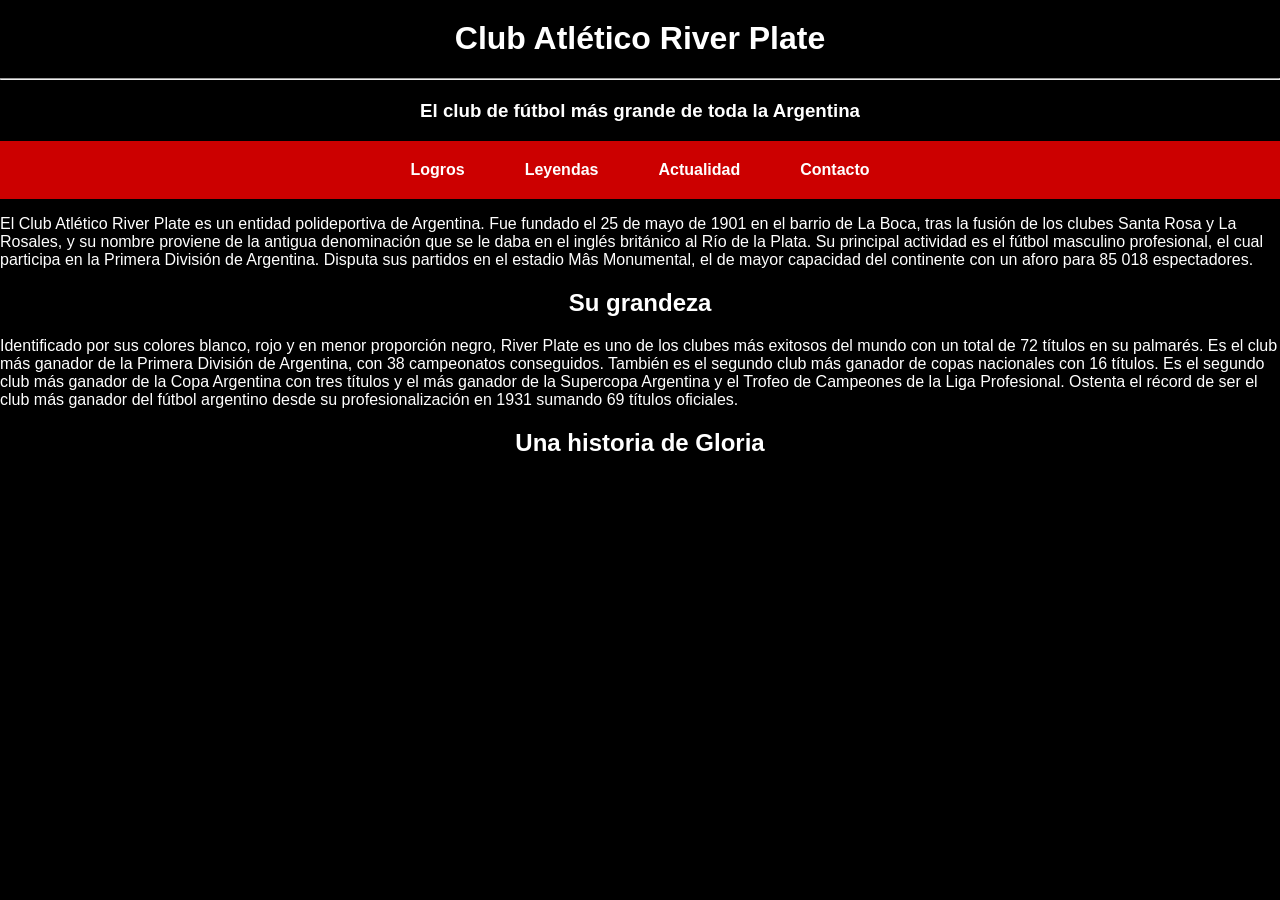
<file: index.html>
<!DOCTYPE html>
<html lang="es">
<head>
    <meta charset="UTF-8">
    <title>Historia River</title>
    <link rel="stylesheet" href="index.css">
</head>
<body>

    <header>
        <div class="titulo">
            <h1>Club Atlético River Plate</h1>
            <hr>
            <h3>El club de fútbol más grande de toda la Argentina</h3>
        </div>
    </header>

    <nav>
    <ul class="menu">
        <li><a href="logros.html">Logros</a></li>

        <li class="dropdown">
            <a href="#" class="dropbtn">Leyendas</a>
            <ul class="dropdown-content">
                <li><a href="epocad.html">La Maquina y la gloria (1930–1950)</a></li>
                <li><a href="clasica.html">Galera y Baston (1950–1970)</a></li>
                <li><a href="renacimiento.html">Renacimiento Internacional (1980–1990)</a></li>
                <li><a href="xxi.html">Nuevo Milenio (2000–2014)</a></li>
                <li><a href="era.g.html">Gallardo y la Era Dorada (2014–Actualidad)</a></li>
            </ul>
        </li>

        <li><a href="actualidad.html">Actualidad</a></li>
        <li><a href="contacto.html">Contacto</a></li>
    </ul>
</nav>


    <p>
        El Club Atlético River Plate es un entidad polideportiva de Argentina. Fue fundado el 25 de mayo de 1901
        en el barrio de La Boca, tras la fusión de los clubes Santa Rosa y La Rosales, y su nombre proviene de la
        antigua denominación que se le daba en el inglés británico al Río de la Plata. Su principal actividad es el
        fútbol masculino profesional, el cual participa en la Primera División de Argentina. Disputa sus partidos en
        el estadio Mâs Monumental, el de mayor capacidad del continente con un aforo para 85 018 espectadores.
    </p>

    <h2>Su grandeza</h2>

    <p>
        Identificado por sus colores blanco, rojo y en menor proporción negro, River Plate es uno de los clubes más
        exitosos del mundo con un total de 72 títulos en su palmarés. Es el club más ganador de la Primera División
        de Argentina, con 38 campeonatos conseguidos. También es el segundo club más ganador de copas nacionales
        con 16 títulos. Es el segundo club más ganador de la Copa Argentina con tres títulos y el más ganador de la
        Supercopa Argentina y el Trofeo de Campeones de la Liga Profesional. Ostenta el récord de ser el club más
        ganador del fútbol argentino desde su profesionalización en 1931 sumando 69 títulos oficiales.
    </p>

<h2 style="text-align: center;">Una historia de Gloria</h2>
    <div style="display: flex; justify-content: center; margin-bottom: 30 px;">
        <iframe width="560" 
            height="315" 
            src="https://www.youtube.com/embed/uB9-6QXHd-8?si=b4qaqA389giNCqIX" 
            title="YouTube video player" 
            frameborder="0" 
            allow="accelerometer; autoplay; clipboard-write; encrypted-media; gyroscope; picture-in-picture; web-share" 
            referrerpolicy="strict-origin-when-cross-origin" 
            allowfullscreen>
            
            </iframe>
    </div>

</body>
</html>
</file>
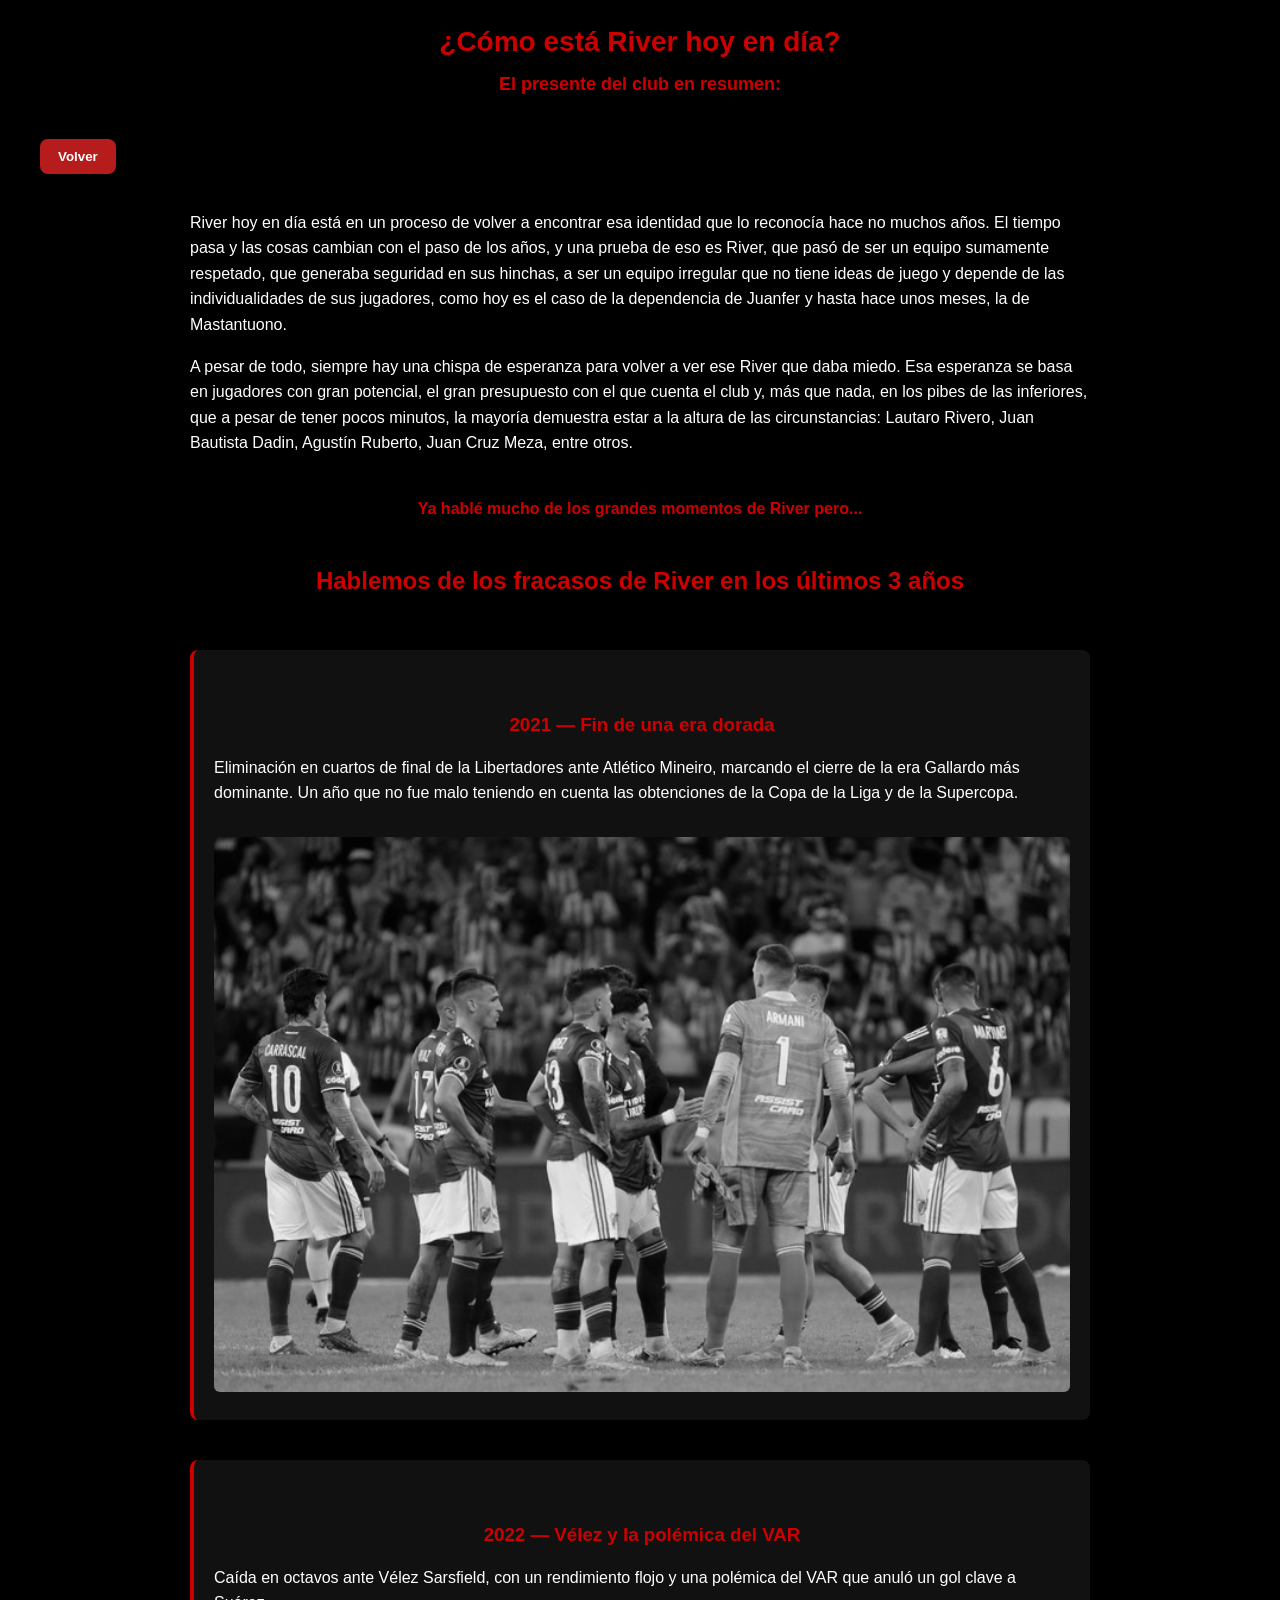
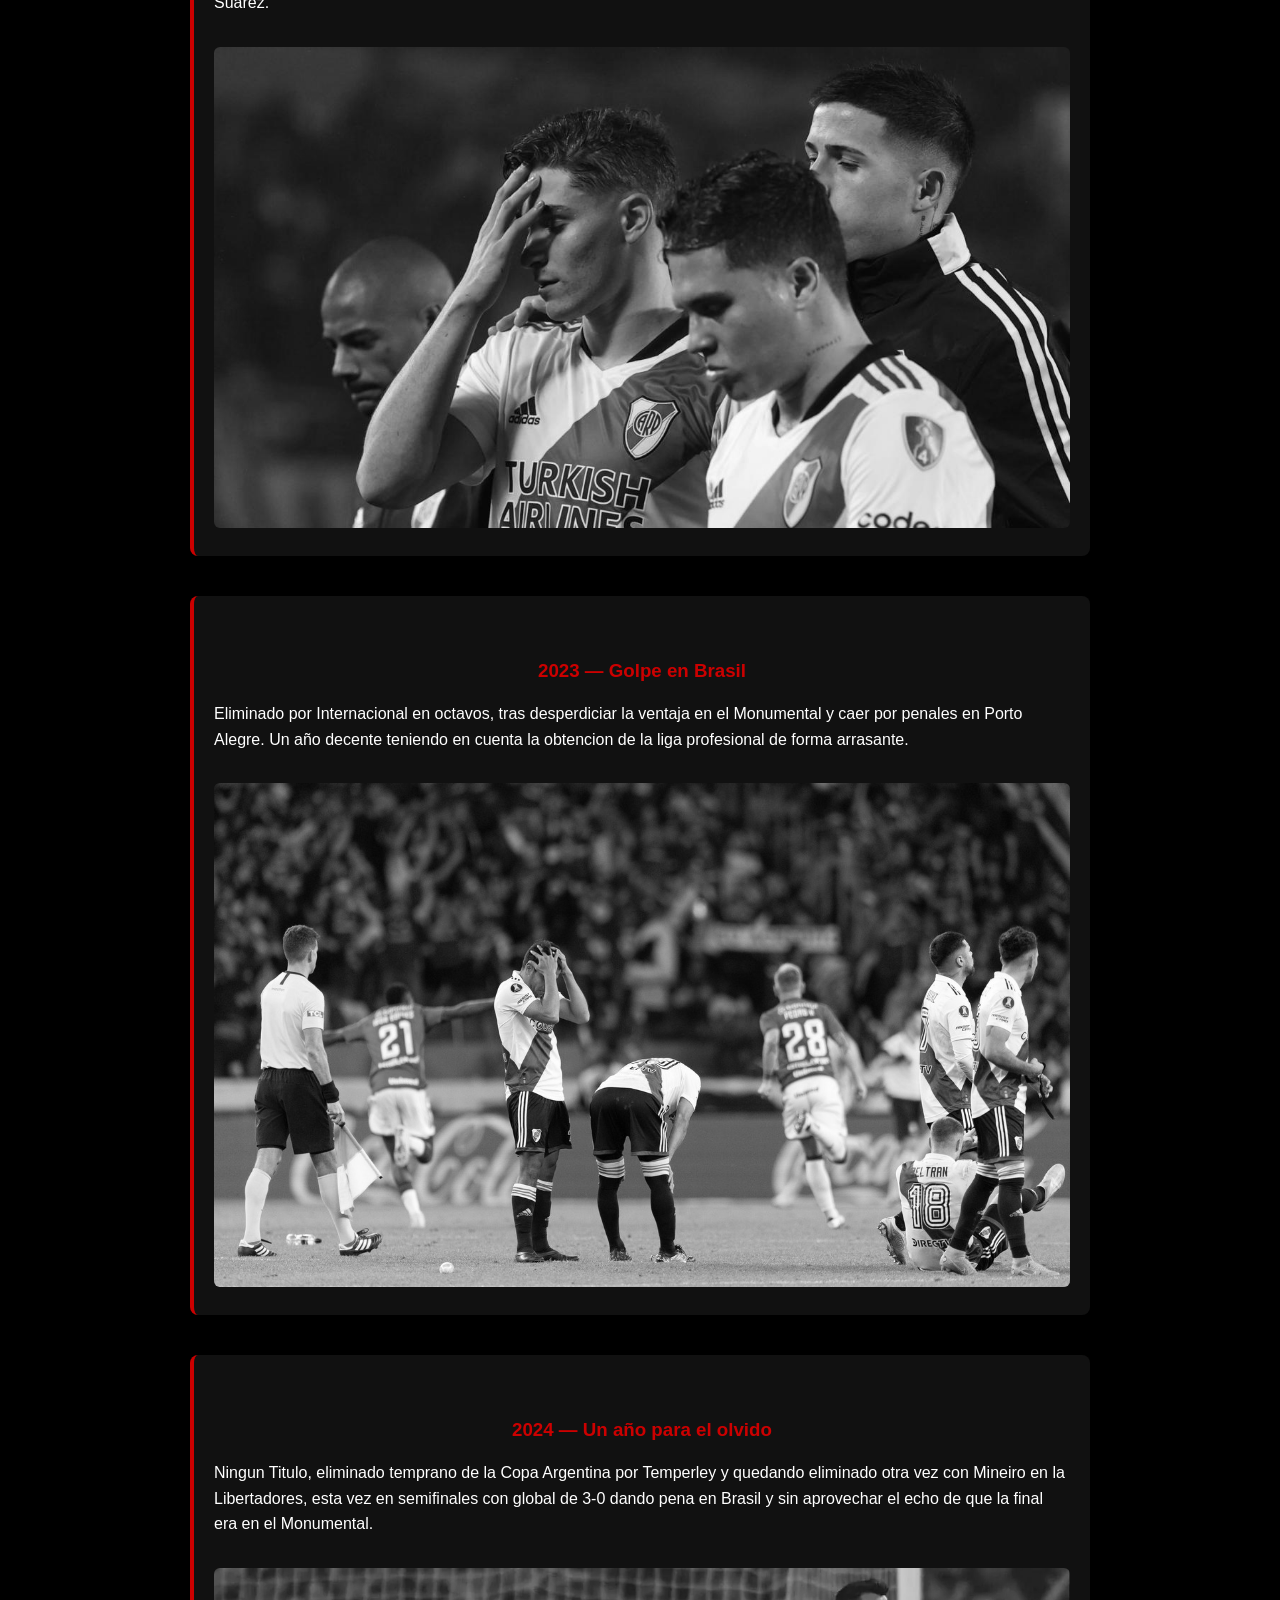
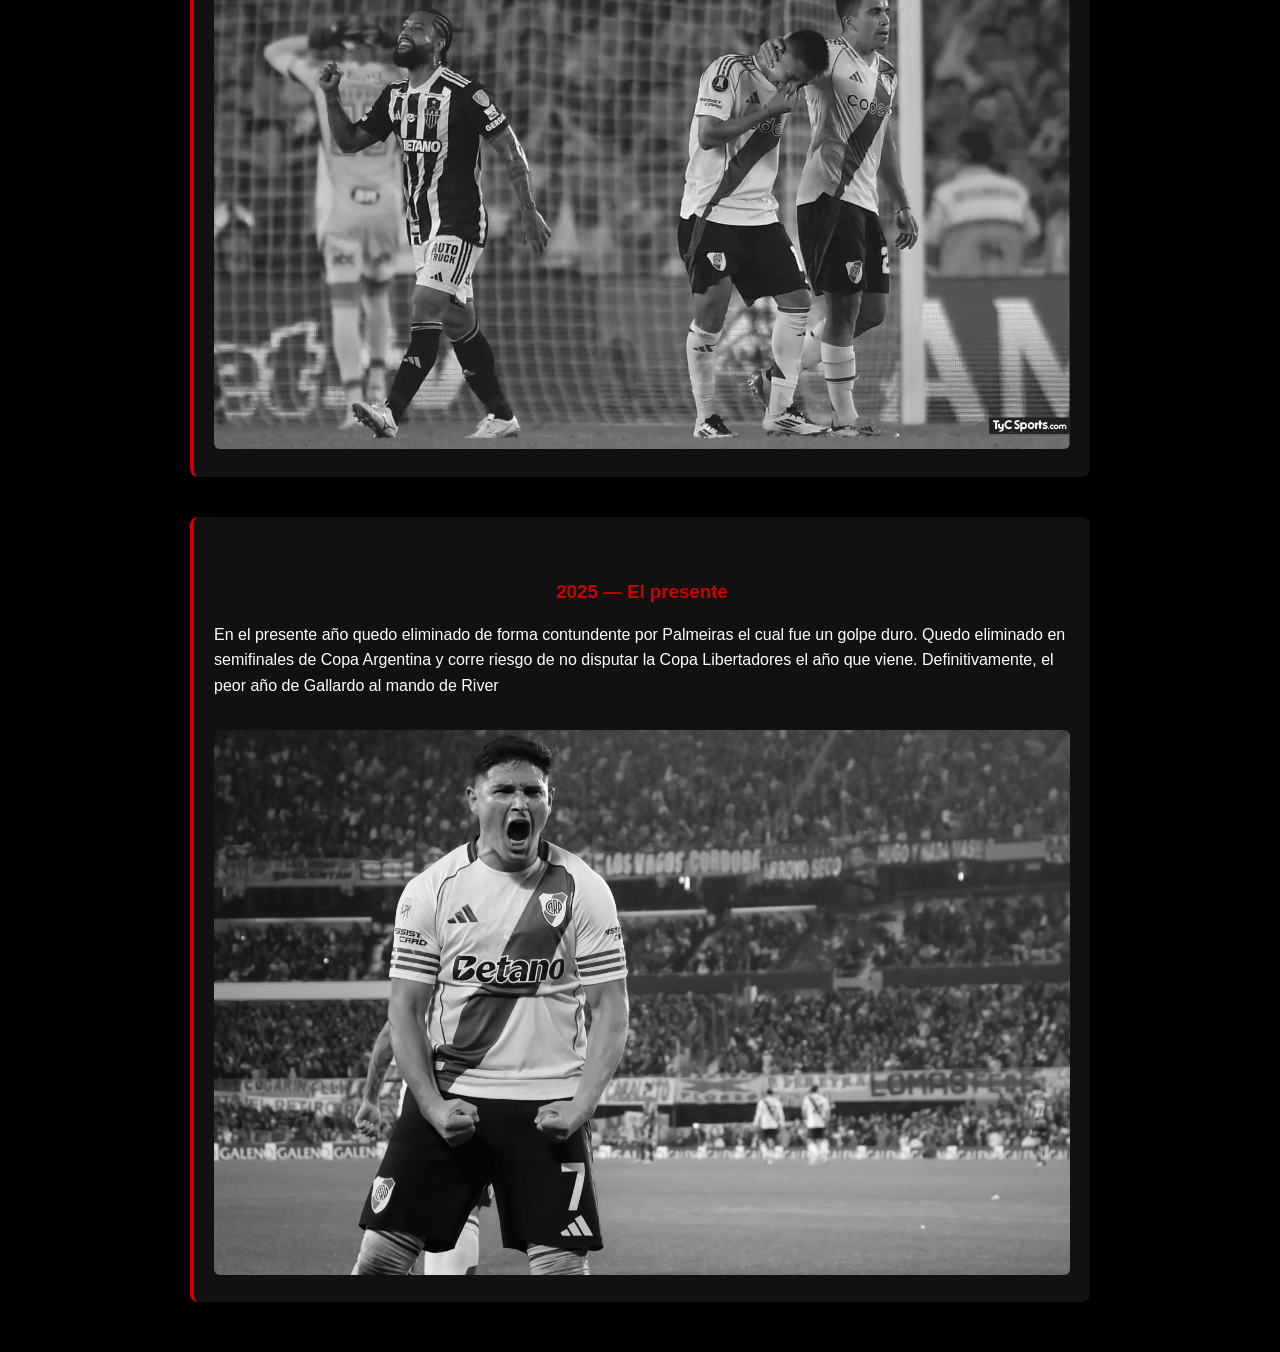
<file: actualidad.html>
<!DOCTYPE html>
<html lang="es">
<head>
    <meta charset="UTF-8">
    <title>Actualidad</title>
    <link rel="stylesheet" href="actualidad.css">
</head>
<body> 
    <header>
        <h1><b>¿Cómo está River hoy en día?</b></h1>
        <h3>El presente del club en resumen:</h3>
    </header>

<button><a href="index.html">Volver</a></button>

    <section class="contenido">
        <p>
            River hoy en día está en un proceso de volver a encontrar esa identidad que lo reconocía hace no muchos años.
            El tiempo pasa y las cosas cambian con el paso de los años, y una prueba de eso es River, que pasó de ser un
            equipo sumamente respetado, que generaba seguridad en sus hinchas, a ser un equipo irregular que no tiene
            ideas de juego y depende de las individualidades de sus jugadores, como hoy es el caso de la dependencia de
            Juanfer y hasta hace unos meses, la de Mastantuono.
        </p>

        <p>
            A pesar de todo, siempre hay una chispa de esperanza para volver a ver ese River que daba miedo. Esa esperanza
            se basa en jugadores con gran potencial, el gran presupuesto con el que cuenta el club y, más que nada, en los
            pibes de las inferiores, que a pesar de tener pocos minutos, la mayoría demuestra estar a la altura de las
            circunstancias: Lautaro Rivero, Juan Bautista Dadin, Agustín Ruberto, Juan Cruz Meza, entre otros.
        </p>

        <h4>Ya hablé mucho de los grandes momentos de River pero...</h4>
        <h2>Hablemos de los fracasos de River en los últimos 3 años</h2>
    </section>

    <section class="fracasos">
        <div class="fracaso">
            <h3>2021 — Fin de una era dorada</h3>
            <p>Eliminación en cuartos de final de la Libertadores ante Atlético Mineiro, marcando el cierre de la era Gallardo más dominante. Un año que no fue malo teniendo en cuenta las obtenciones de la Copa de la Liga y de la Supercopa.</p>
            <img src="2021.jpg" alt="Eliminación 2021">
        </div>

        <div class="fracaso">
            <h3>2022 — Vélez y la polémica del VAR</h3>
            <p>Caída en octavos ante Vélez Sarsfield, con un rendimiento flojo y una polémica del VAR que anuló un gol clave a Suárez.</p>
            <img src="2022.jpeg" alt="Eliminación 2022">
        </div>

        <div class="fracaso">
            <h3>2023 — Golpe en Brasil</h3>
            <p>Eliminado por Internacional en octavos, tras desperdiciar la ventaja en el Monumental y caer por penales en Porto Alegre. Un año decente teniendo en cuenta la obtencion de la liga profesional de forma arrasante.</p>
            <img src="2023.jpg" alt="Eliminación 2023">
        </div>

        <div class="fracaso">
            <h3>2024 — Un año para el olvido</h3>
            <p>Ningun Titulo, eliminado temprano de la Copa Argentina por Temperley y quedando eliminado otra vez con Mineiro en la Libertadores, esta vez en semifinales con global de 3-0 dando pena en Brasil y sin aprovechar el echo de que la final era en el Monumental.</p>
            <img src="2024.webp" alt="Eliminación 2024">
        </div>

        <div class="fracaso">
            <h3>2025 — El presente</h3>
            <p>En el presente año quedo eliminado de forma contundente por Palmeiras el cual fue un golpe duro. Quedo eliminado en semifinales de Copa Argentina y corre riesgo de no disputar la Copa Libertadores el año que viene. Definitivamente, el peor año de Gallardo al mando de River</p>
            <img src="2025.webp" alt="Eliminación 2025">
        </div>
    </section>
</body>
</html>
</file>
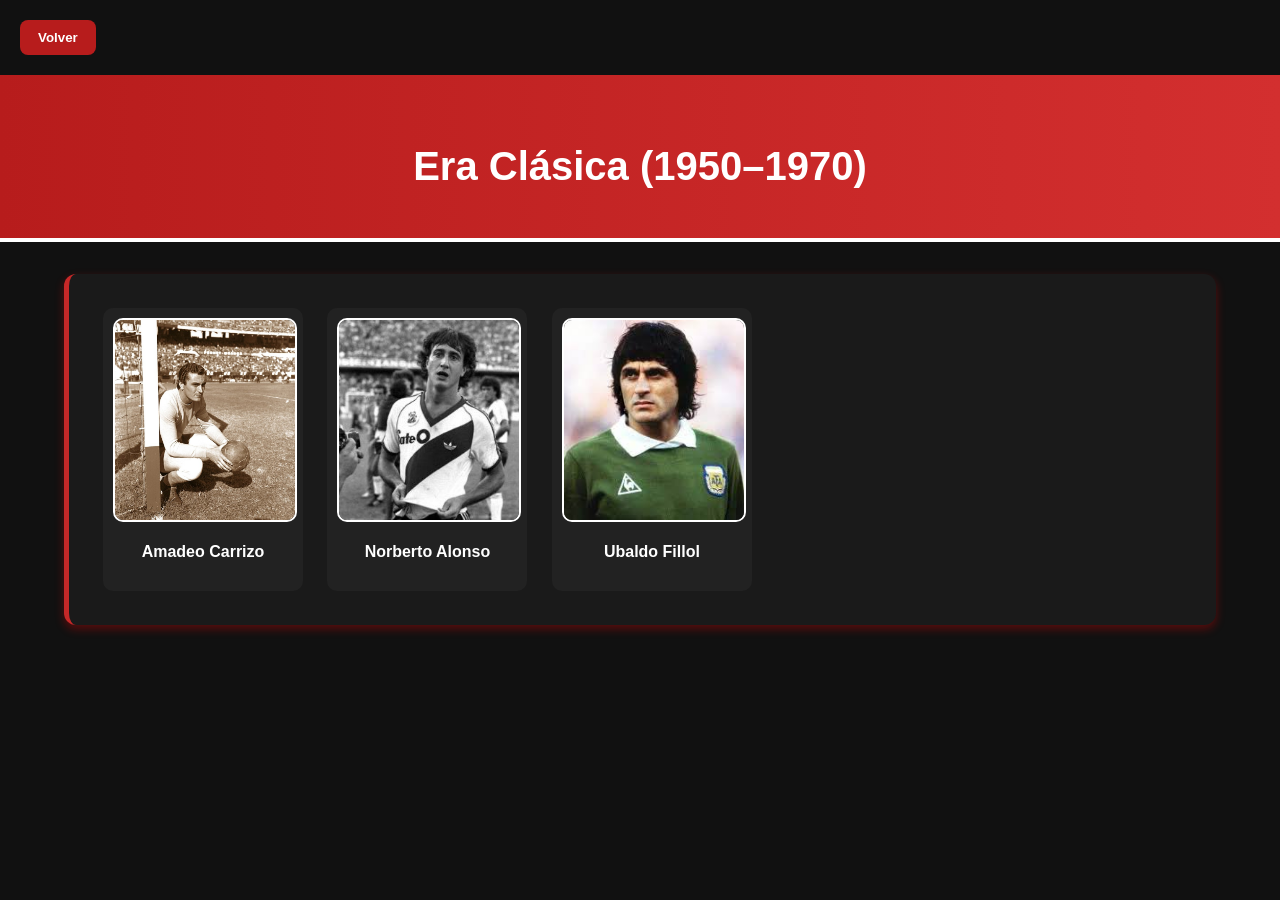
<file: clasica.html>
<!DOCTYPE html>
<html lang="es">
<head>
    <meta charset="UTF-8">
    <title>Era Clásica</title>
    <link rel="stylesheet" href="efeme.css">
</head>
<body>
<button><a href="index.html">Volver</a></button>
<header>
    <h1>Era Clásica (1950–1970)</h1>
</header>

<main class="contenedor">

    <section class="epoca">
        <div class="leyenda">
            <img src="carrizo.jpg" alt="Amadeo Carrizo">
            <p>Amadeo Carrizo</p>
        </div>
        <div class="leyenda">
            <img src="alonso.jpg" alt="Norberto Alonso">
            <p>Norberto Alonso</p>
        </div>
        <div class="leyenda">
            <img src="fillol.jpg" alt="Ubaldo Fillol">
            <p>Ubaldo Fillol</p>
        </div>
    </section>

</main>

</body>
</html>
</file>
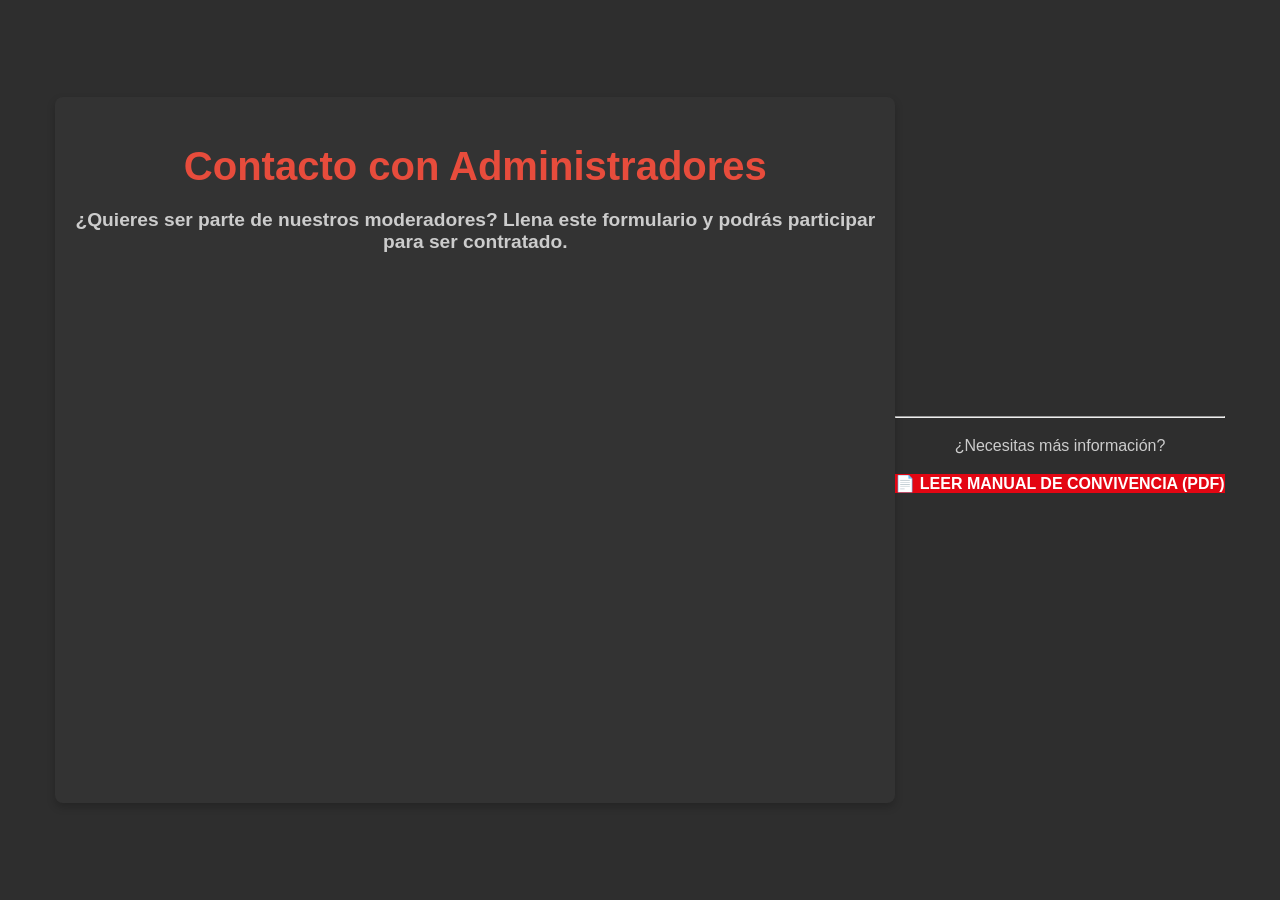
<file: contacto.html>
<!DOCTYPE html>
<html lang="es">
<head>
    <meta charset="UTF-8">
    <title>Contacto</title>
    <link rel="stylesheet" href="contacto.css"> 
</head>
<body>
    <div class="container">
        <h1 class="title">Contacto con Administradores</h1>
        <h3 class="subtitle">¿Quieres ser parte de nuestros moderadores? Llena este formulario y podrás participar para ser contratado.</h3>
        <iframe class="form" src="https://docs.google.com/forms/d/e/1FAIpQLSdLPLJCSC6O5v-pzAdp7IppqPtixvzFKsLLDJ8PrfdC5BHugw/viewform?embedded=true">
            Cargando…
        </iframe>
    </div>
    <div style="text-align: center; margin-top: 20 px;">
        <hr>
        <p>¿Necesitas más información?</p>
        <a href="manual-de-convivencia.pdf" target="_blank" class="pdf-link">
            📄 Leer Manual de Convivencia (PDF)
        </a>
    </div>
</body>
</html>
</file>
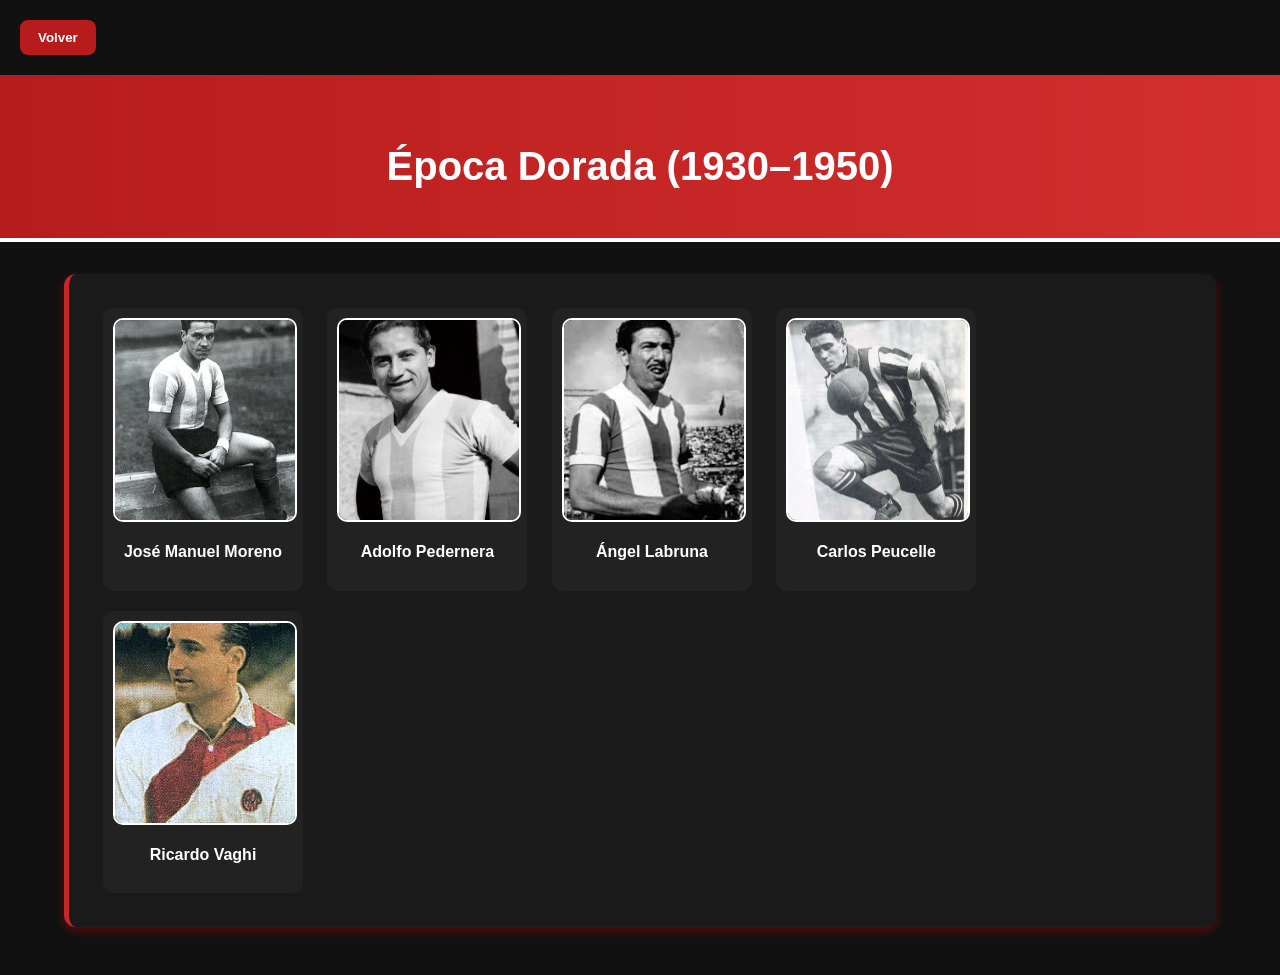
<file: epocad.html>
<!DOCTYPE html>
<html lang="es">
<head>
    <meta charset="UTF-8">
    <title>Época Dorada</title>
    <link rel="stylesheet" href="efeme.css">
</head>
<body>
<button><a href="index.html">Volver</a></button>
<header>
    <h1>Época Dorada (1930–1950)</h1>
</header>

<main class="contenedor">

    <section class="epoca">
        <div class="leyenda">
            <img src="moreno.jpg" alt="José Manuel Moreno">
            <p>José Manuel Moreno</p>
        </div>
        <div class="leyenda">
            <img src="pedernera.jpg" alt="Adolfo Pedernera">
            <p>Adolfo Pedernera</p>
        </div>
        <div class="leyenda">
            <img src="labruna.jpg" alt="Ángel Labruna">
            <p>Ángel Labruna</p>
        </div>
        <div class="leyenda">
            <img src="peucelle.jpg" alt="Carlos Peucelle">
            <p>Carlos Peucelle</p>
        </div>
        <div class="leyenda">
            <img src="vaghi.png" alt="Ricardo Vaghi">
            <p>Ricardo Vaghi</p>
        </div>
    </section>

</main>

</body>
</html>
</file>
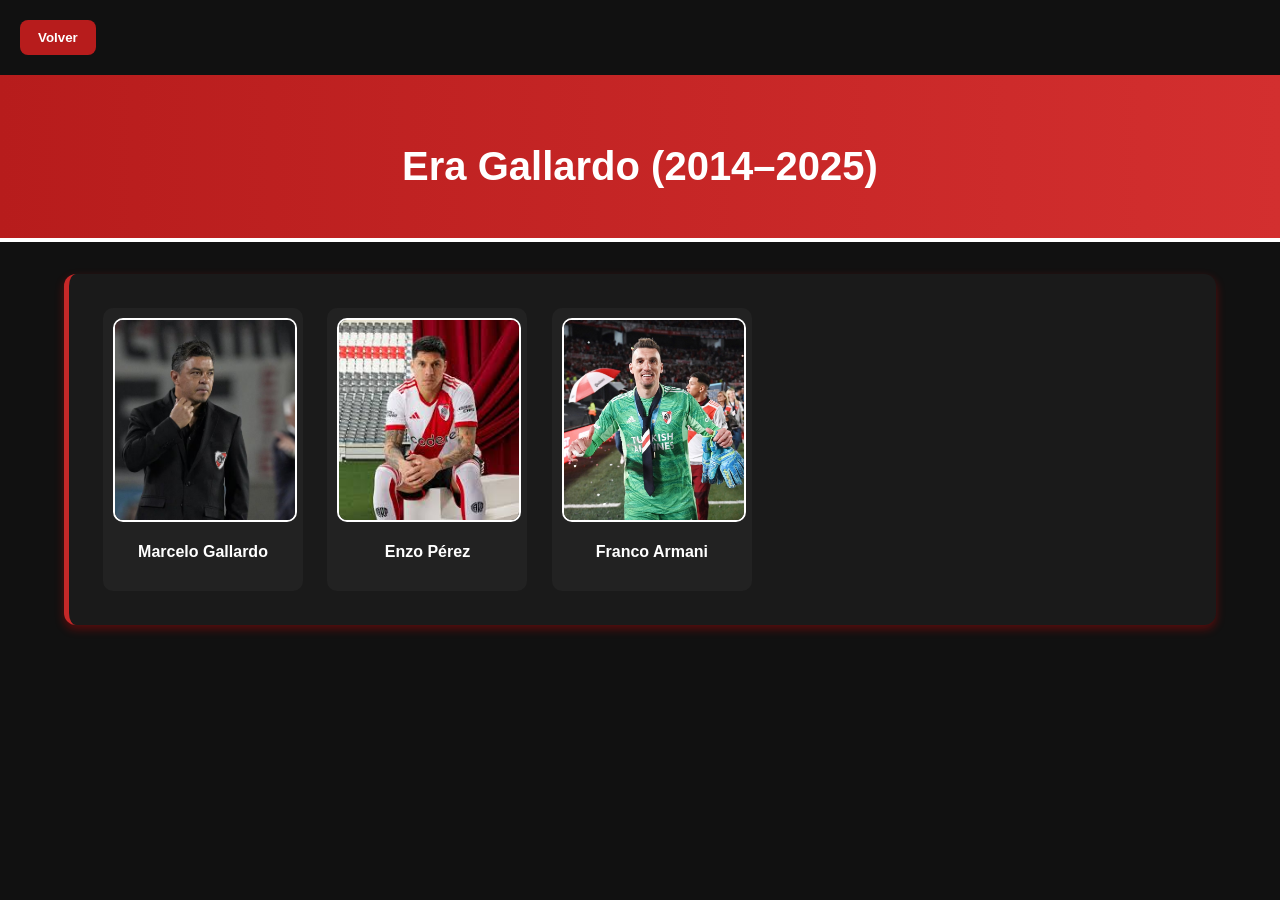
<file: era.g.html>
<!DOCTYPE html>
<html lang="es">
<head>
    <meta charset="UTF-8">
    <title>Era Gallardo</title>
    <link rel="stylesheet" href="efeme.css">
</head>
<body>
<button><a href="index.html">Volver</a></button>
<header>
    <h1>Era Gallardo (2014–2025)</h1>
</header>

<main class="contenedor">

    <section class="epoca">
        <div class="leyenda">
            <img src="gallardo.avif" alt="Marcelo Gallardo">
            <p>Marcelo Gallardo</p>
        </div>
        <div class="leyenda">
            <img src="perez.jpg" alt="Enzo Pérez">
            <p>Enzo Pérez</p>
        </div>
        <div class="leyenda">
            <img src="armani.jpg" alt="Franco Armani">
            <p>Franco Armani</p>
        </div>
    </section>

</main>

</body>
</html>
</file>
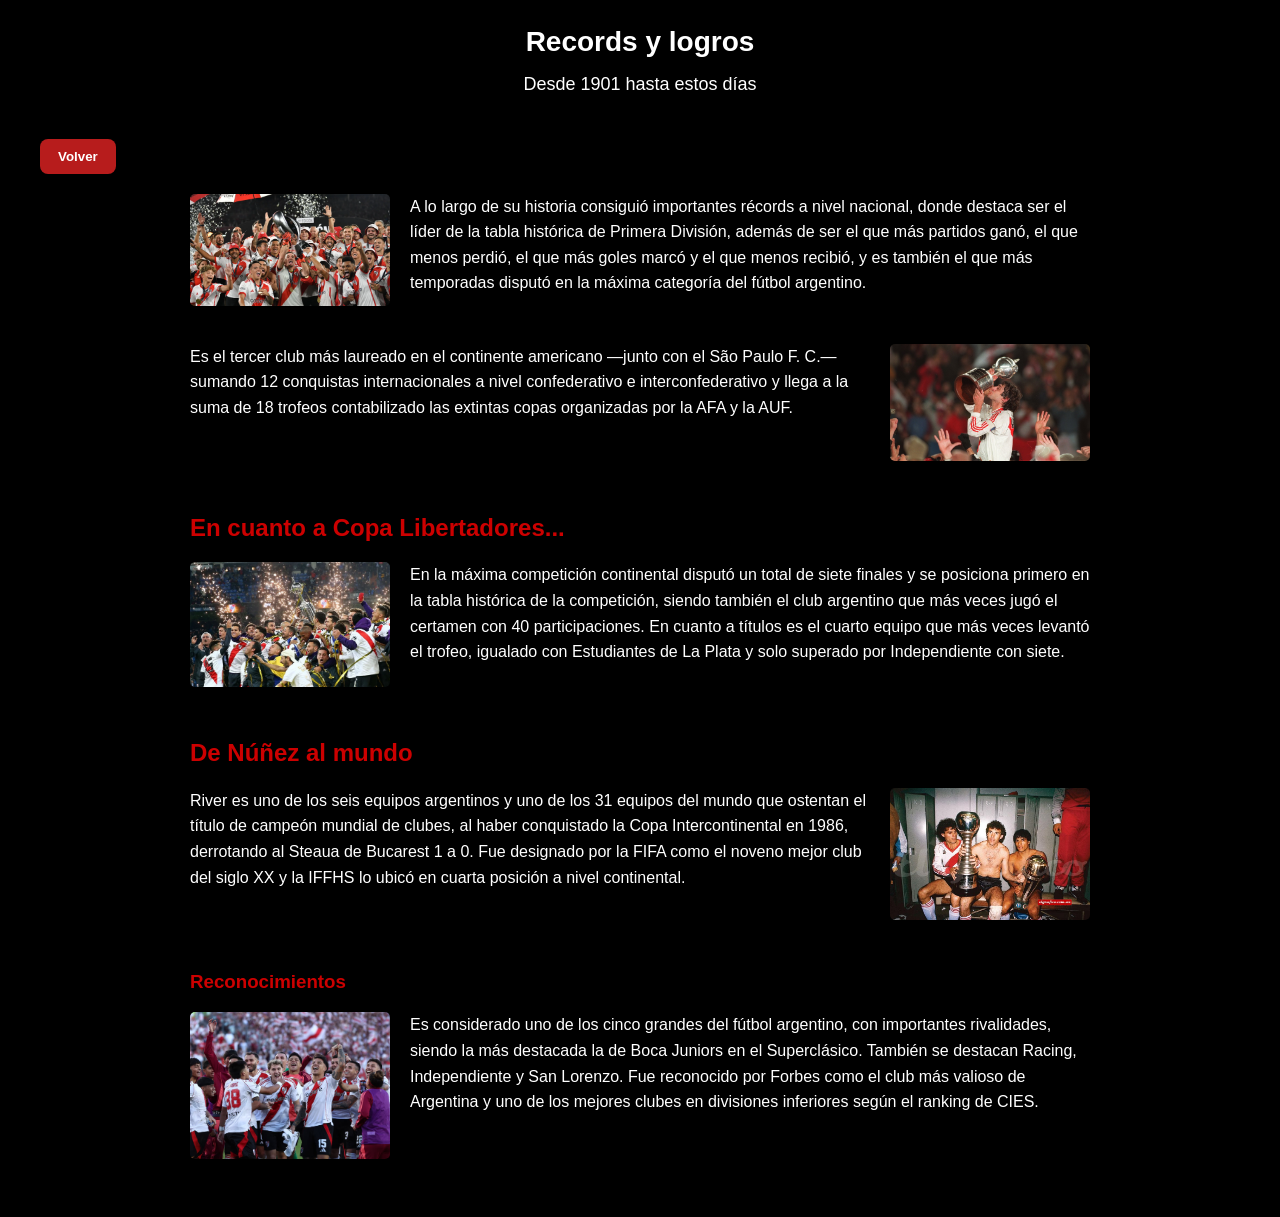
<file: logros.html>
<!DOCTYPE html>
<html lang="es">
<head>
    <meta charset="UTF-8">
    <title>Logros</title>
    <link rel="stylesheet" href="logros.css">
</head>
<body>
    <header>
        <h1>Records y logros</h1>
        <h3>Desde 1901 hasta estos días</h3>
    </header>
    <button><a href="index.html">Volver</a></button>
    <section class="contenido">
        <div class="bloque izquierda">
            <div class="imagen">
                <img src="supercop.webp" alt="Imagen 1">
            </div>
            <p>
                A lo largo de su historia consiguió importantes récords a nivel nacional, donde destaca ser el líder de la tabla histórica de Primera División, además de ser el que más partidos ganó, el que menos perdió, el que más goles marcó y el que menos recibió, y es también el que más temporadas disputó en la máxima categoría del fútbol argentino. 
            </p>
        </div>

        <div class="bloque derecha">
            <div class="imagen">
                <img src="1996.jpg" alt="Imagen 2">
            </div>
            <p>
                Es el tercer club más laureado en el continente americano —junto con el São Paulo F. C.— sumando 12 conquistas internacionales a nivel confederativo e interconfederativo y llega a la suma de 18 trofeos contabilizado las extintas copas organizadas por la AFA y la AUF.
            </p>
        </div>

        <h2>En cuanto a Copa Libertadores...</h2>
        <div class="bloque izquierda">
            <div class="imagen">
                <img src="2018.webp" alt="Imagen 3">
            </div>
            <p>
                En la máxima competición continental disputó un total de siete finales y se posiciona primero en la tabla histórica de la competición, siendo también el club argentino que más veces jugó el certamen con 40 participaciones. En cuanto a títulos es el cuarto equipo que más veces levantó el trofeo, igualado con Estudiantes de La Plata y solo superado por Independiente con siete.
            </p>
        </div>

        <h2>De Núñez al mundo</h2>
        <div class="bloque derecha">
            <div class="imagen">
                <img src="inter.jpg" alt="Imagen 4">
            </div>
            <p>
                River es uno de los seis equipos argentinos y uno de los 31 equipos del mundo que ostentan el título de campeón mundial de clubes, al haber conquistado la Copa Intercontinental en 1986, derrotando al Steaua de Bucarest 1 a 0. Fue designado por la FIFA como el noveno mejor club del siglo XX y la IFFHS lo ubicó en cuarta posición a nivel continental.
            </p>
        </div>

        <h3>Reconocimientos</h3>
        <div class="bloque izquierda">
            <div class="imagen">
                <img src="hoy.avif" alt="Imagen 5">
            </div>
            <p>
                Es considerado uno de los cinco grandes del fútbol argentino, con importantes rivalidades, siendo la más destacada la de Boca Juniors en el Superclásico. También se destacan Racing, Independiente y San Lorenzo. Fue reconocido por Forbes como el club más valioso de Argentina y uno de los mejores clubes en divisiones inferiores según el ranking de CIES.
            </p>
        </div>
    </section>
</body>
</html>
</file>
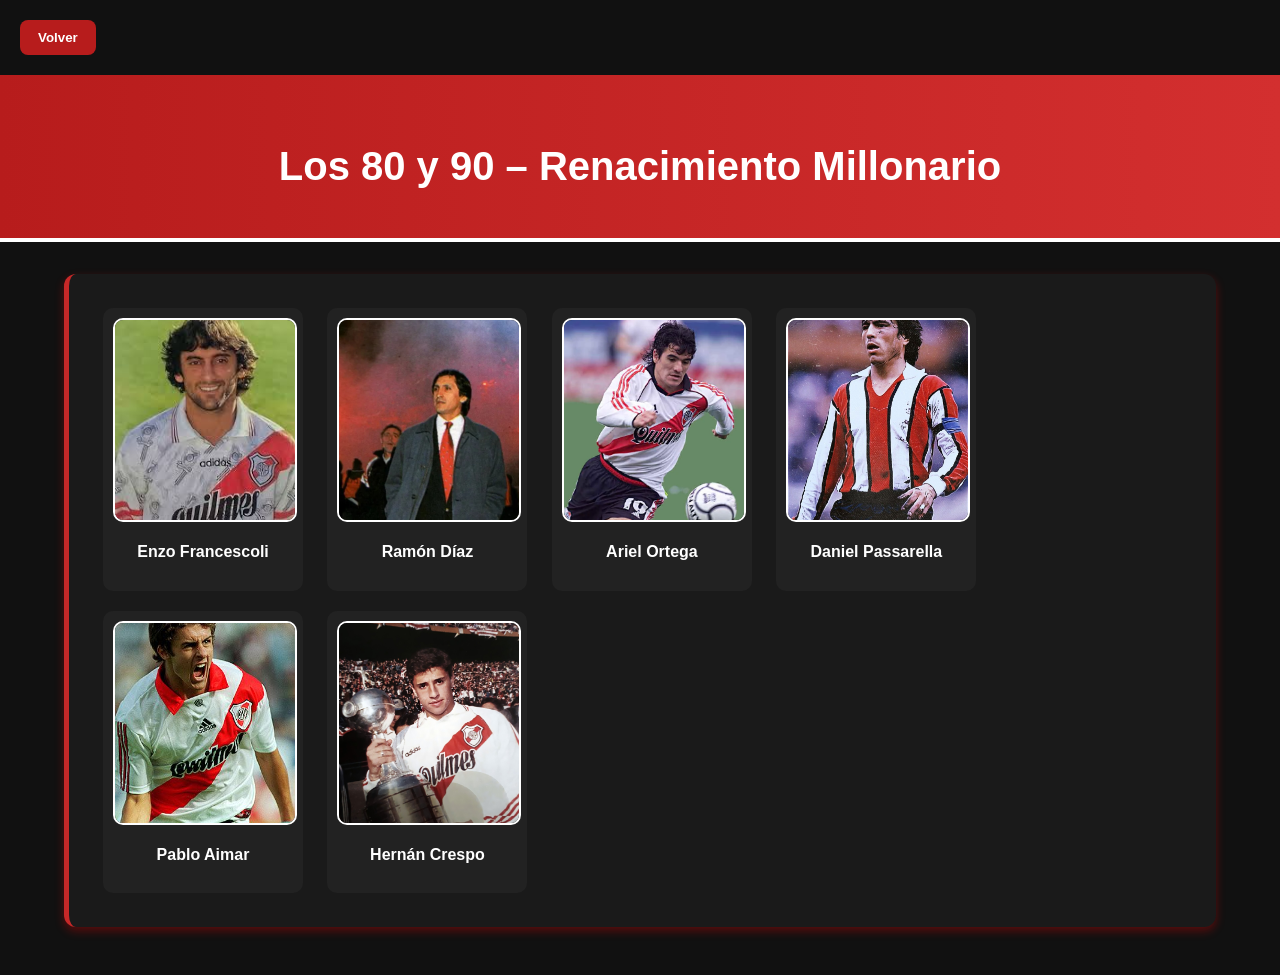
<file: renacimiento.html>
<!DOCTYPE html>
<html lang="es">
<head>
    <meta charset="UTF-8">
    <title>Renacimiento Millonario</title>
    <link rel="stylesheet" href="efeme.css">
</head>
<body>
<button><a href="index.html">Volver</a></button>
<header>
    <h1>Los 80 y 90 – Renacimiento Millonario</h1>
</header>



<main class="contenedor">

    <section class="epoca">
        <div class="leyenda">
            <img src="francescoli.jpg" alt="Enzo Francescoli">
            <p>Enzo Francescoli</p>
        </div>
        <div class="leyenda">
            <img src="ramon.jpg" alt="Ramón Díaz">
            <p>Ramón Díaz</p>
        </div>
        <div class="leyenda">
            <img src="ortega.webp" alt="Ariel Ortega">
            <p>Ariel Ortega</p>
        </div>
        <div class="leyenda">
            <img src="passarella.jpg" alt="Daniel Passarella">
            <p>Daniel Passarella</p>
        </div>
        <div class="leyenda">
            <img src="aimar.jpg" alt="Pablo Aimar">
            <p>Pablo Aimar</p>
        </div>
        <div class="leyenda">
            <img src="crespo.jpg" alt="Hernán Crespo">
            <p>Hernán Crespo</p>
        </div>
    </section>

</main>

</body>
</html>
</file>
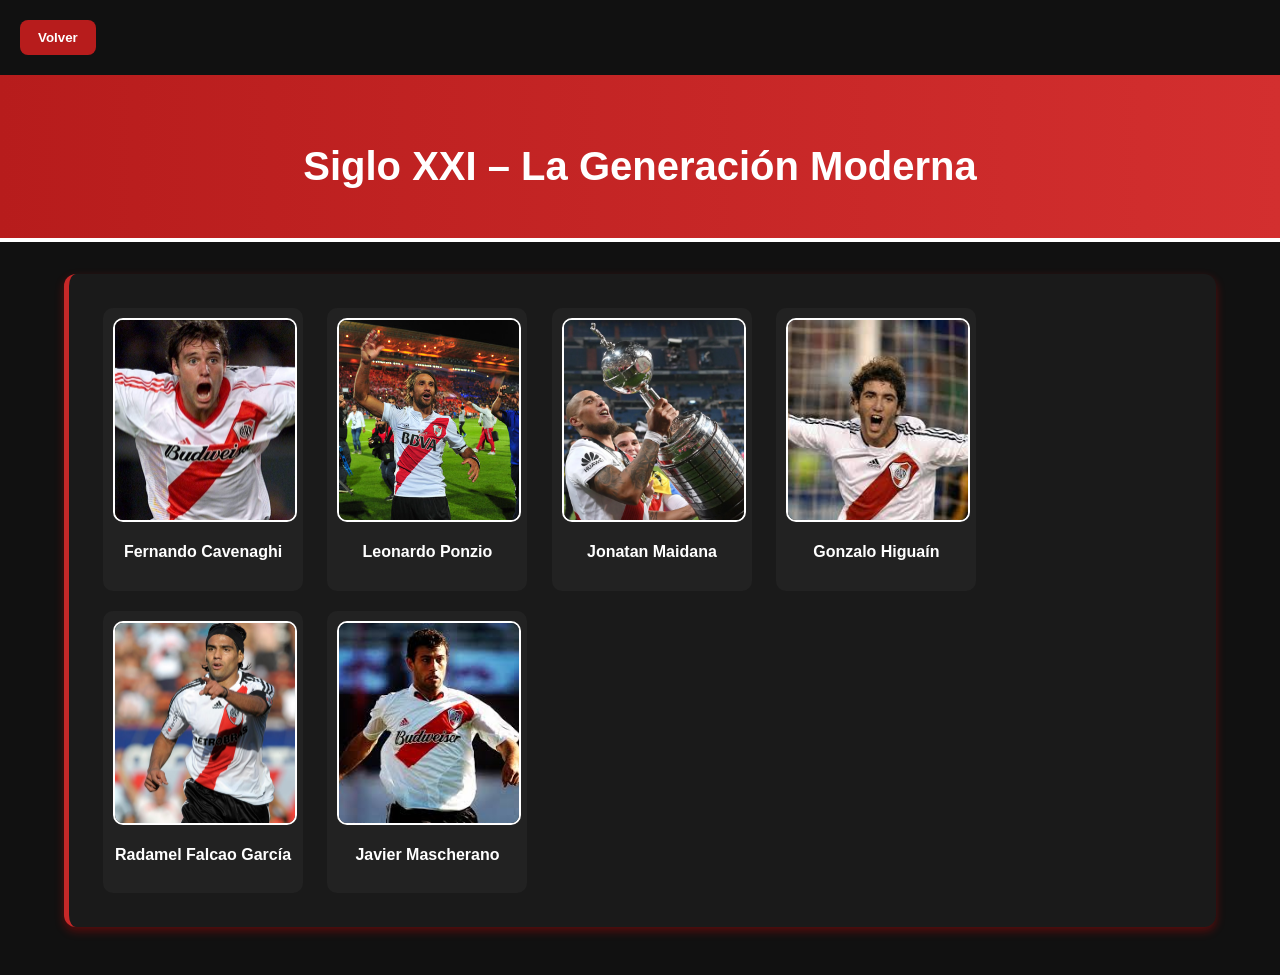
<file: xxi.html>
<!DOCTYPE html>
<html lang="es">
<head>
    <meta charset="UTF-8">
    <title>Generación Moderna</title>
    <link rel="stylesheet" href="efeme.css">
</head>
<body>
<button><a href="index.html">Volver</a></button>
<header>
    <h1>Siglo XXI – La Generación Moderna</h1>
</header>



<main class="contenedor">

    <section class="epoca">
        <div class="leyenda">
            <img src="cavenaghi.jpg" alt="Fernando Cavenaghi">
            <p>Fernando Cavenaghi</p>
        </div>
        <div class="leyenda">
            <img src="ponzio.jpg" alt="Leonardo Ponzio">
            <p>Leonardo Ponzio</p>
        </div>
        <div class="leyenda">
            <img src="maidana.webp" alt="Jonatan Maidana">
            <p>Jonatan Maidana</p>
        </div>
        <div class="leyenda">
            <img src="higuain.jpg" alt="Gonzalo Higuaín">
            <p>Gonzalo Higuaín</p>
        </div>
        <div class="leyenda">
            <img src="falcao.avif" alt="Radamel Falcao García">
            <p>Radamel Falcao García</p>
        </div>
        <div class="leyenda">
            <img src="mascherano.jpg" alt="Javier Mascherano">
            <p>Javier Mascherano</p>
        </div>
    </section>

</main>

</body>
</html>
</file>
<file: index.css>
body {
    background-color: #000;
    color: #fff;
    font-family: Arial, Helvetica, sans-serif;
    margin: 0;
    padding: 0;
}


h1, h2, h3 {
    text-align: center;
    margin-top: 20px;
}

/* --- MENÚ PRINCIPAL --- */
nav {
    background-color: #c00;
    padding: 10px 0;
    position: sticky;
    top: 0;
    z-index: 1000;
}

.menu {
    list-style: none;
    display: flex;
    justify-content: center;
    margin: 0;
    padding: 0;
}

.menu > li {
    position: relative;
    margin: 0 15px;
}

.menu a {
    color: #fff;
    text-decoration: none;
    font-weight: bold;
    padding: 10px 15px;
    display: block;
}

/* Hover principal */
.menu > li > a:hover {
    background-color: #fff;
    color: #c00;
    border-radius: 5px;
}

/* --- DROPDOWN --- */

.dropdown-content {
    display: none;
    position: absolute;
    background-color: #900;
    min-width: 230px;
    border-radius: 5px;
    box-shadow: 0 4px 10px rgba(255, 0, 0, 0.4);
    padding: 0;
    margin-top: 5px;
}

.dropdown-content li {
    border-bottom: 1px solid #600;
}

.dropdown-content li:last-child {
    border-bottom: none;
}

.dropdown-content a {
    padding: 10px 15px;
    color: #fff;
}

.dropdown-content a:hover {
    background-color: #fff;
    color: #900;
}

/* Mostrar el menú al pasar el mouse */
.dropdown:hover .dropdown-content {
    display: block;
}
</file>
<file: actualidad.css>
body {
    background-color: #000;
    color: #fff;
    font-family: Arial, Helvetica, sans-serif;
    margin: 0;
    padding: 0 20px;
    line-height: 1.6;
}

header {
    text-align: center;
    padding: 20px 0;
}

header h1 {
    font-size: 28px;
    margin: 0;
    color: #c00;
}

header h3 {
    font-size: 18px;
    margin: 5px 0 0 0;
    
}

.contenido {
    max-width: 900px;
    margin: 0 auto 50px auto;
}

h2, h3, h4 {
    color: #c00;
    text-align: center;
    margin-top: 40px;
    margin-bottom: 15px;
}

button a {
    text-decoration: none;
    color: #fff;
    font-weight: bold;
}

button {
    background-color: #b71c1c;
    border: none;
    padding: 10px 18px;
    margin: 20px;
    border-radius: 8px;
    cursor: pointer;
    transition: 0.3s ease;
}

button:hover {
    background-color: #d32f2f;
    transform: scale(1.05);
}
.fracasos {
    max-width: 900px;
    margin: 0 auto 50px auto;
    display: flex;
    flex-direction: column;
    gap: 40px;
}

.fracaso {
    background-color: #111;
    border-left: 4px solid #c00;
    padding: 20px;
    border-radius: 8px;
    transition: background-color 0.3s ease;
}

.fracaso:hover {
    background-color: #1a1a1a;
}

.fracaso img {
    width: 100%;
    height: auto;
    border-radius: 6px;
    margin-top: 15px;
    filter: grayscale(100%); 
    transition: filter 0.4s ease, transform 0.4s ease;
}

.fracaso img:hover {
    filter: grayscale(0%); 
    transform: scale(1.02);
}


.fracaso p {
    margin-top: 10px;
}

@media (max-width: 600px) {
    body {
        padding: 0 10px;
    }

    .fracaso {
        padding: 15px;
    }

    header h1 {
        font-size: 22px;
    }
}
</file>
<file: efeme.css>
body {
    margin: 0;
    padding: 0;
    background-color: #111; 
    color: #fff;
    font-family: 'Segoe UI', Tahoma, Geneva, Verdana, sans-serif;
    line-height: 1.6;
}

header {
    text-align: center;
    background: linear-gradient(to right, #b71c1c, #d32f2f);
    padding: 2rem 1rem;
    color: white;
    border-bottom: 4px solid #fff;
}

header h1 {
    font-size: 2.5rem;
    margin-bottom: 0.5rem;
}

header h3 {
    font-weight: 400;
    color: #f1f1f1;
    font-size: 1.2rem;
}

.contenedor {
    width: 90%;
    max-width: 1200px;
    margin: 2rem auto;
}

.epoca {
    margin-bottom: 3rem;
    background-color: #1a1a1a;
    border-left: 5px solid #c62828;
    padding: 1.5rem;
    border-radius: 12px;
    box-shadow: 0 4px 10px rgba(255, 0, 0, 0.3);
}

.epoca h2 {
    text-align: center;
    color: #ff4d4d;
    margin-bottom: 1.5rem;
    text-transform: uppercase;
    letter-spacing: 2px;
}

.leyenda {
    display: inline-block;
    width: 180px;
    margin: 10px;
    text-align: center;
    background-color: #222;
    padding: 10px;
    border-radius: 10px;
    transition: transform 0.3s ease, box-shadow 0.3s ease;
    vertical-align: top;
}

.leyenda:hover {
    transform: scale(1.05);
    box-shadow: 0 0 15px rgba(255, 0, 0, 0.6);
}

.leyenda img {
    width: 100%;
    height: 200px;
    object-fit: cover;
    border-radius: 10px;
    border: 2px solid #fff;
}

.leyenda p {
    margin-top: 0.6rem;
    font-size: 1rem;
    font-weight: bold;
    color: #fff;
}

/* ---------- Estilos agregados para subpáginas ---------- */

button a {
    text-decoration: none;
    color: #fff;
    font-weight: bold;
}

button {
    background-color: #b71c1c;
    border: none;
    padding: 10px 18px;
    margin: 20px;
    border-radius: 8px;
    cursor: pointer;
    transition: 0.3s ease;
}

button:hover {
    background-color: #d32f2f;
    transform: scale(1.05);
}

/* Lista de enlaces */
.contenedor ul {
    list-style: none;
    padding: 0;
    margin-top: 2rem;
}

.contenedor ul li {
    background-color: #1a1a1a;
    margin: 12px 0;
    padding: 12px;
    border-radius: 8px;
    border-left: 5px solid #c62828;
    transition: 0.3s ease;
}

.contenedor ul li:hover {
    transform: translateX(5px);
    background-color: #222;
}

.contenedor ul li a {
    color: #ff4d4d;
    text-decoration: none;
    font-weight: bold;
    font-size: 1.1rem;
}
</file>
<file: contacto.css>
body {
    font-family: Arial, sans-serif;
    background-color: #2e2e2e;
    color: #f1f1f1; 
    margin: 0;
    padding: 0;
    display: flex;
    justify-content: center;
    align-items: center;
    height: 100vh;
}

button a {
    text-decoration: none;
    color: #fff;
    font-weight: bold;
}

button {
    background-color: #b71c1c;
    border: none;
    padding: 10px 18px;
    margin: 20px;
    border-radius: 8px;
    cursor: pointer;
    transition: 0.3s ease;
}

button:hover {
    background-color: #d32f2f;
    transform: scale(1.05);
}

.container {
    background-color: #333;
    border-radius: 8px;
    padding: 20px;
    box-shadow: 0 4px 8px rgba(0, 0, 0, 0.2);
    width: 90%;
    max-width: 800px;
    text-align: center;
}

.title {
    font-size: 2.5em;
    color: #e74c3c; 
    margin-bottom: 20px;
}

.subtitle {
    font-size: 1.2em;
    color: #ccc; 
    margin-bottom: 30px;
}

.form {
    border: none;
    width: 100%;
    max-width: 640px;
    height: 500px;
    margin: 0 auto;
    display: block;
    border-radius: 8px;
}
.form::before {
    content: "Cargando...";
    color: #e74c3c;
    font-size: 1.2em;
    display: block;
    text-align: center;
    margin-top: 50px;
}

p {
    color: #ccc;
    font-size: 1 em;
    line-height: 1.5;
}
.pdf-link {
    display: inline-block;
    margin-top: 20 px;
    padding: 12 px 25 px;
    background-color: #e30613; 
    color: #ffffff;           
    text-decoration: none;
    border-radius: 5 px;
    font-weight: bold;
    font-family: Arial, sans-serif;
    text-transform: uppercase;
    transition: background-color 0.3 s ease, transform 0.2 s;
    box-shadow: 0 4 px 6 px rgba (0,0,0,0.2);
}
.pdf-link:hover {
    background-color: #000000; 
    color: #ffffff;
    transform: scale (1.05);    
}
</file>
<file: logros.css>
body {
    background-color: #000;
    color: #fff;
    font-family: Arial, Helvetica, sans-serif;
    margin: 0;
    padding: 0 20px;
    line-height: 1.6;
}


header {
    text-align: center;
    padding: 20px 0;
}

header h1 {
    font-size: 28px;
    margin: 0;
}

header h3 {
    font-size: 18px;
    margin: 5px 0 0 0;
    font-weight: normal;
}

button a {
    text-decoration: none;
    color: #fff;
    font-weight: bold;
}

button {
    background-color: #b71c1c;
    border: none;
    padding: 10px 18px;
    margin: 20px;
    border-radius: 8px;
    cursor: pointer;
    transition: 0.3s ease;
}

button:hover {
    background-color: #d32f2f;
    transform: scale(1.05);
}

.contenido {
    max-width: 900px;
    margin: 0 auto 50px auto;
}

.bloque {
    display: flex;
    align-items: flex-start;
    margin-bottom: 30px;
    gap: 20px;
}

.bloque .imagen img {
    width: 200px; 
    height: auto;
    border-radius: 5px;
}

.bloque p {
    flex: 1;
    margin: 0;
}

.bloque.izquierda {
    flex-direction: row; 
}

.bloque.derecha {
    flex-direction: row-reverse; 
}

.contenido h2, .contenido h3 {
    color: #c00; 
    margin-top: 40px;
    margin-bottom: 15px;
}
.imagen img {
    transition: filter 0.4s ease, transform 0.4s ease;
}

.imagen img:hover {
    filter: grayscale(100%);
    transform: scale(1.03);
}
</file>
